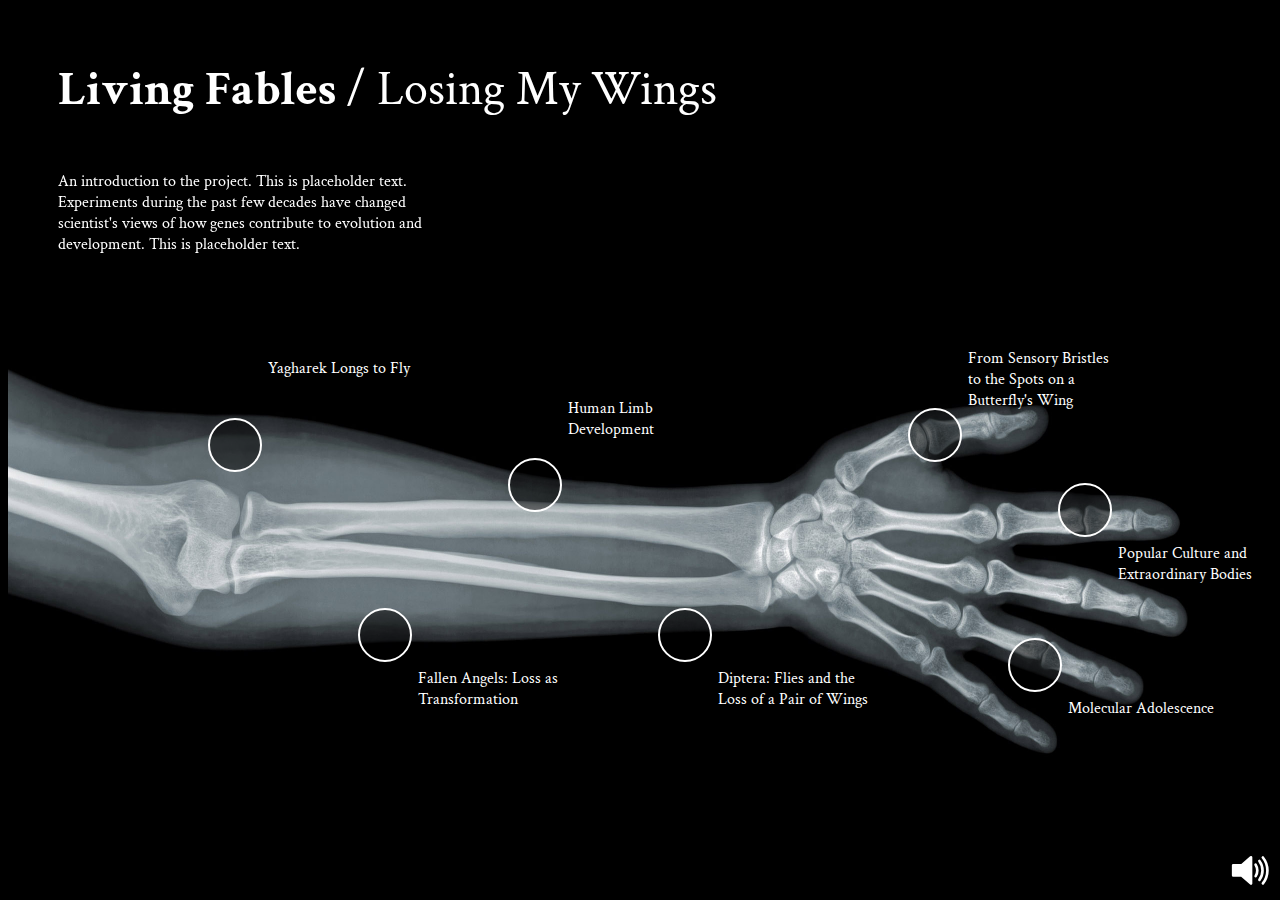
<file: crimson/index.html>
<html>
<head>
  <title> Living Fables - Losing My Wings </title>
  <!-- Custom styles for this template -->
  <link href="css/wings.css" rel="stylesheet">
</head>
<body>
  <div id="title-area">
    <div id="title">Living Fables <span  id="subtitle"> / Losing My Wings </span> </div>
    <div id="intro">An introduction to the project. This is placeholder text. Experiments during the past few decades have changed scientist's views of how genes contribute to evolution and development. This is placeholder text.</div>
  </div>
  <img src="../arm2.jpg" id="arm" class="main-img"></img>
  <img src="../wing2.jpg" id="wing" class="main-img"></img>
  <div id="mute-button-container">
    <img src="../images/audio.svg" id="audio" class="audio-icon"></img>
    <img src="../images/mute.svg" id="mute" class="audio-icon"></img>
  </div>
  <div class="links-area">
    <div class="circle" id="circle-1"> &nbsp </div>
    <!--  <div class="linebox circle-1">
      <div class="line circle-1"></div>
    </div> -->
    <div class="circle" id="circle-2"> &nbsp </div>
    <div class="circle" id="circle-3"> &nbsp </div>
    <div class="circle" id="circle-4"> &nbsp </div>
    <div class="circle" id="circle-5"> &nbsp </div>
    <div class="circle" id="circle-6"> &nbsp </div>
    <div class="circle" id="circle-7"> &nbsp </div>
  </div>
  <audio id="bg-sound">
    <source src="../audio/background.mp3" type="audio/mp3">
      Your browser does not support the audio element.
    </audio>
  </body>


  <!-- jQuery (necessary for Bootstrap's JavaScript plugins) -->
  <link href='https://fonts.googleapis.com/css?family=Crimson+Text:400,700' rel='stylesheet' type='text/css'><script src="https://ajax.googleapis.com/ajax/libs/jquery/1.11.1/jquery.min.js"></script>
  <script src="scripts/wings.js"></script>

  </html>
</file>
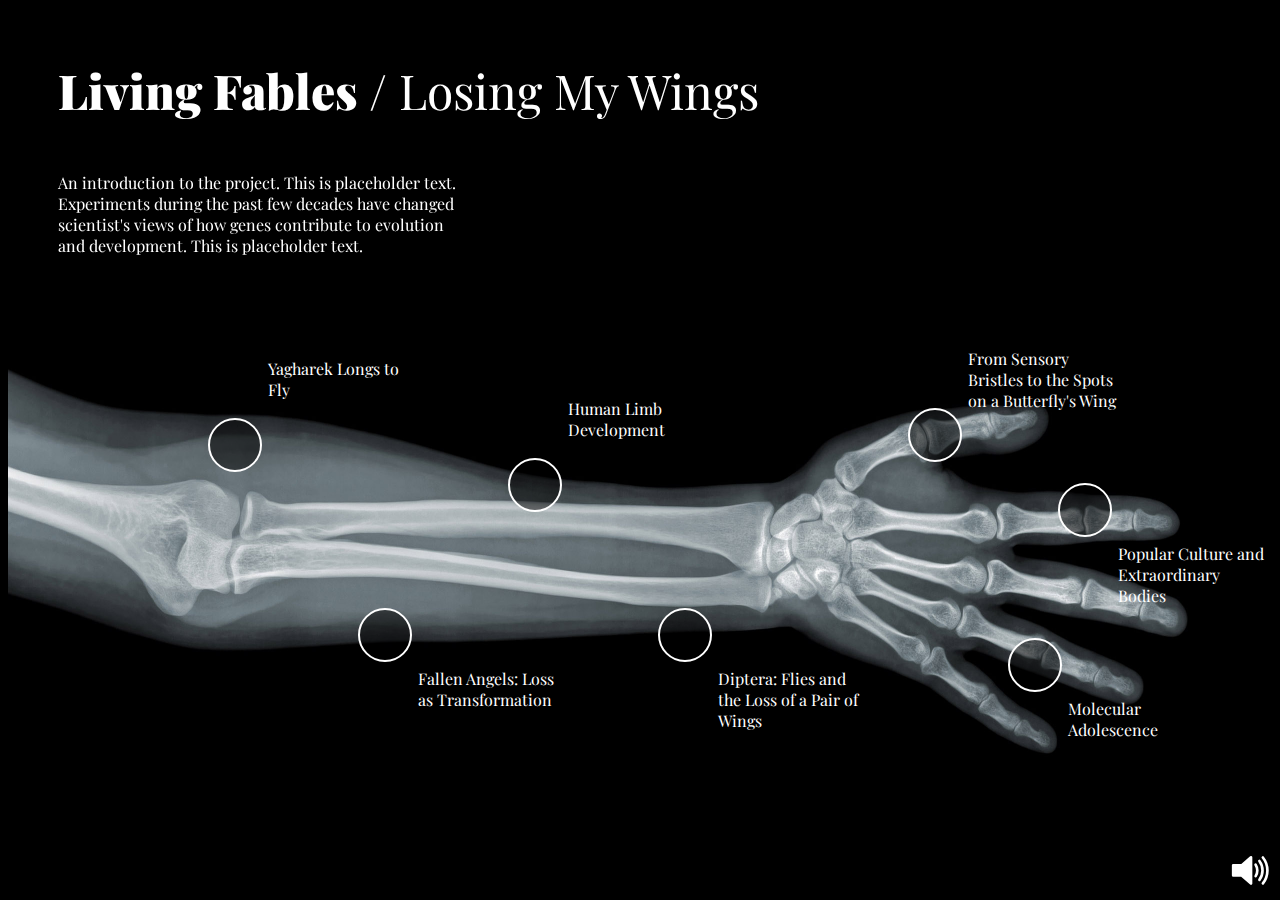
<file: playfair/index.html>
<html>
<head>
  <title> Living Fables - Losing My Wings </title>
  <!-- Custom styles for this template -->
  <link href="css/wings.css" rel="stylesheet">
</head>
<body>
  <div id="title-area">
    <div id="title">Living Fables <span  id="subtitle"> / Losing My Wings </span> </div>
    <div id="intro">An introduction to the project. This is placeholder text. Experiments during the past few decades have changed scientist's views of how genes contribute to evolution and development. This is placeholder text.</div>
  </div>
  <img src="../arm2.jpg" id="arm" class="main-img"></img>
  <img src="../wing2.jpg" id="wing" class="main-img"></img>
  <div id="mute-button-container">
    <img src="../images/audio.svg" id="audio" class="audio-icon"></img>
    <img src="../images/mute.svg" id="mute" class="audio-icon"></img>
  </div>
  <div class="links-area">
    <div class="circle" id="circle-1"> &nbsp </div>
    <!--  <div class="linebox circle-1">
      <div class="line circle-1"></div>
    </div> -->
    <div class="circle" id="circle-2"> &nbsp </div>
    <div class="circle" id="circle-3"> &nbsp </div>
    <div class="circle" id="circle-4"> &nbsp </div>
    <div class="circle" id="circle-5"> &nbsp </div>
    <div class="circle" id="circle-6"> &nbsp </div>
    <div class="circle" id="circle-7"> &nbsp </div>
  </div>
  <audio id="bg-sound">
    <source src="../audio/background.mp3" type="audio/mp3">
      Your browser does not support the audio element.
    </audio>
  </body>


  <!-- jQuery (necessary for Bootstrap's JavaScript plugins) -->
  <link href='https://fonts.googleapis.com/css?family=Playfair+Display:400,,900' rel='stylesheet' type='text/css'>
  <script src="https://ajax.googleapis.com/ajax/libs/jquery/1.11.1/jquery.min.js"></script>
  <script src="scripts/wings.js"></script>

  </html>
</file>
<file: crimson/css/wings.css>
body {
  background-color: black;
  font-family: "Crimson Text", serif;
  color: white;
  min-width: 600;
}


.main-img {
  height: 800px;
  z-index: 900;
  position: absolute;
}

#wing {
  z-index: 950;
  display: none;
  opacity: .4;
}

#arm {
}

#title-area {
 margin: 50px auto auto 50px;
 position: fixed;
 z-index: 1200;
 min-width: 600;
}

#title {
 font-weight: 800;
 font-size: 300%;
}


#subtitle {
 font-weight: 400;
}

#intro {
 width: 400px;
 margin: 50px auto auto 0px;

}

.circle {
    width: 50px;
    height: 50px;
    -webkit-border-radius: 27px;
    -moz-border-radius: 27px;
    border-radius: 27px;
    background-color: rgba(0,0,0,.5);
    z-index: 800;
    position: absolute;
    border-width: 2px;
    border-color: white;
    border-style: solid;
}

.circle:hover {
    background-color: rgba(200,200,200,.5);
}

.links-area {
  position: absolute;
  z-index: 1300;
}

.linebox {
    /*background-color: #BCBCBC;*/
    width: 100px;
    height: 50px;
    padding: 0;
    margin: 0
}

.line {
    width: 112px;
    height: 47px;
    border-bottom: 1px solid red;
    transform:
        translateY(-20px)
        translateX(5px)
        rotate(27deg);
    position: fixed;
    /* top: -20px; */
}

.pop-up-info {
  background-color: #333;
  color: white;
  padding: 10px;
}

.pop-up-container {
  color: white;
  z-index: 1000;
  position: absolute;
}


.pop-up-title {
  text-transform: uppercase;
  margin-bottom: 10px;
  text-decoration: none;
}

.pop-up-line {
  height: 30px;
  margin-top: 10px;
}

a {
  color:white;
  text-decoration: none;
}

a:hover {
  text-decoration: underline;
}

a:visited {
    color: white;
}

.pop-up-title:visited {
  color: white;
}


#circle-1 {
    margin: 410px 0px 0px 200px;
}

#circle-2 {
    margin: 450px 0px 0px 500px;
}
#circle-3 {
    margin: 600px 0px 0px 350px;
}
#circle-4 {
    margin: 600px 0px 0px 650px;
}

#circle-5 {
    margin: 475px 0px 0px 1050px;
}
#circle-6 {
    margin: 400px 0px 0px 900px;
}
#circle-7  {
    margin: 630px 0px 0px 1000px;
}

#mute-button-container{
    position: fixed;
    right: 10px;
    bottom: 10px;
    z-index: 2000;
}

.audio-icon {
  height: 40px;
  width: 40px;
}

#mute {
  display: none;
}
</file>
<file: playfair/css/wings.css>
body {
  background-color: black;
  font-family: "Playfair Display", serif;
  color: white;
  min-width: 600;
}


.main-img {
  height: 800px;
  z-index: 900;
  position: absolute;
}

#wing {
  z-index: 950;
  display: none;
  opacity: .4;
}

#arm {
}

#title-area {
 margin: 50px auto auto 50px;
 position: fixed;
 z-index: 1200;
 min-width: 600;
}

#title {
 font-weight: 900;
 font-size: 300%;
}


#subtitle {
 font-weight: 400;
}

#intro {
 width: 400px;
 margin: 50px auto auto 0px;

}

.circle {
    width: 50px;
    height: 50px;
    -webkit-border-radius: 27px;
    -moz-border-radius: 27px;
    border-radius: 27px;
    background-color: rgba(0,0,0,.5);
    z-index: 800;
    position: absolute;
    border-width: 2px;
    border-color: white;
    border-style: solid;
}

.circle:hover {
    background-color: rgba(200,200,200,.5);
}

.links-area {
  position: absolute;
  z-index: 1300;
}

.linebox {
    /*background-color: #BCBCBC;*/
    width: 100px;
    height: 50px;
    padding: 0;
    margin: 0
}

.line {
    width: 112px;
    height: 47px;
    border-bottom: 1px solid red;
    transform:
        translateY(-20px)
        translateX(5px)
        rotate(27deg);
    position: fixed;
    /* top: -20px; */
}

.pop-up-info {
  background-color: #333;
  color: white;
  padding: 10px;
}

.pop-up-container {
  color: white;
  z-index: 1000;
  position: absolute;
}


.pop-up-title {
  text-transform: uppercase;
  margin-bottom: 10px;
  text-decoration: none;
}

.pop-up-line {
  height: 30px;
  margin-top: 10px;
}

a {
  color:white;
  text-decoration: none;
}

a:hover {
  text-decoration: underline;
}

a:visited {
    color: white;
}

.pop-up-title:visited {
  color: white;
}


#circle-1 {
    margin: 410px 0px 0px 200px;
}

#circle-2 {
    margin: 450px 0px 0px 500px;
}
#circle-3 {
    margin: 600px 0px 0px 350px;
}
#circle-4 {
    margin: 600px 0px 0px 650px;
}

#circle-5 {
    margin: 475px 0px 0px 1050px;
}
#circle-6 {
    margin: 400px 0px 0px 900px;
}
#circle-7  {
    margin: 630px 0px 0px 1000px;
}

#mute-button-container{
    position: fixed;
    right: 10px;
    bottom: 10px;
    z-index: 2000;
}

.audio-icon {
  height: 40px;
  width: 40px;
}

#mute {
  display: none;
}
</file>
